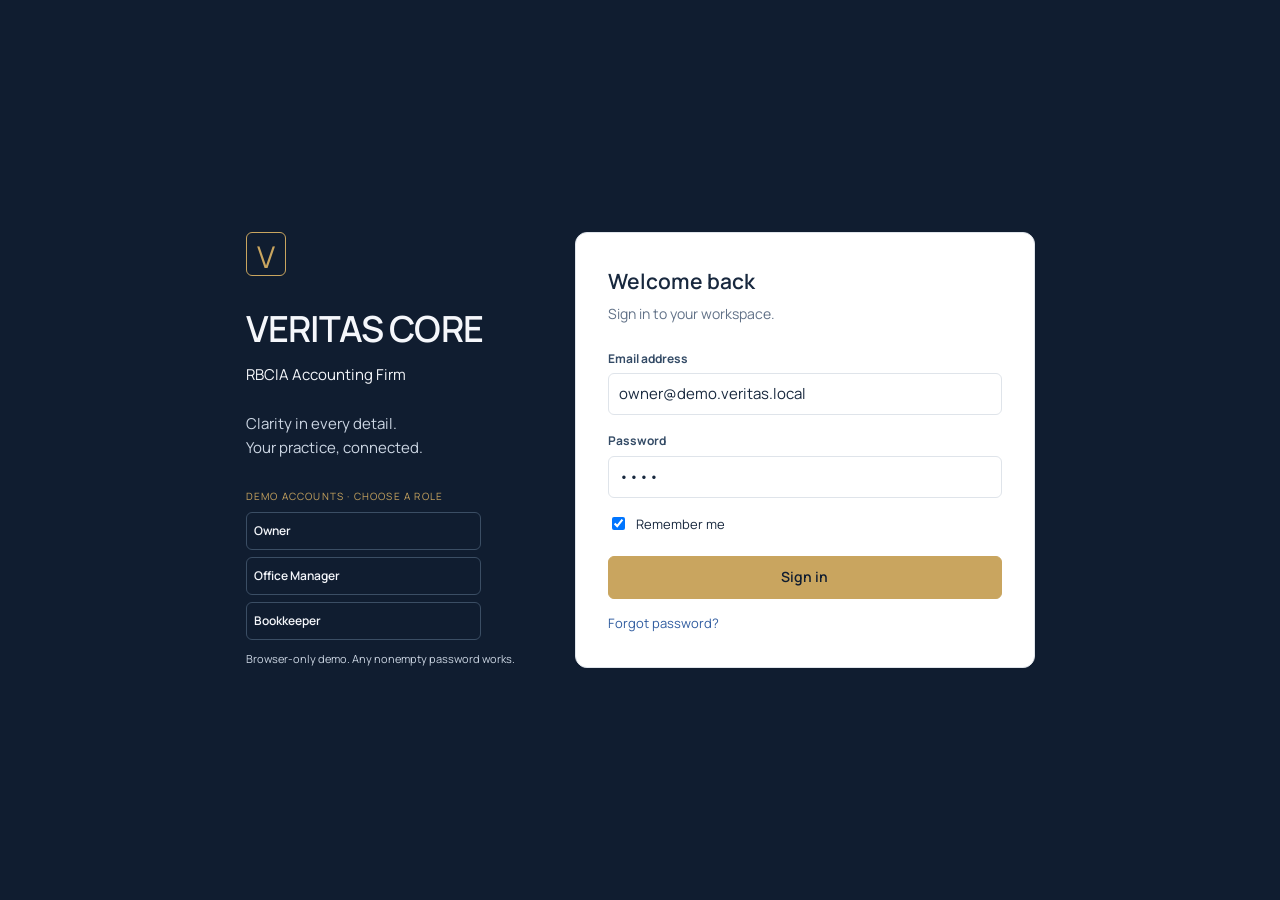
<file: veritas-core-html-demo/index.html>
<!doctype html>
<html lang="en"><head><meta charset="utf-8"><meta name="viewport" content="width=device-width,initial-scale=1"><meta name="theme-color" content="#101d30"><title>VERITAS CORE — Demo</title><link rel="stylesheet" href="css/style.css"><link rel="stylesheet" href="css/fidelity.css"></head>
<body><a class="skip" href="#main">Skip to content</a><div id="app"></div><div id="modal-root"></div><div id="toasts" aria-live="polite"></div><script src="js/data.js"></script><script src="js/app.js"></script></body></html>
</file>
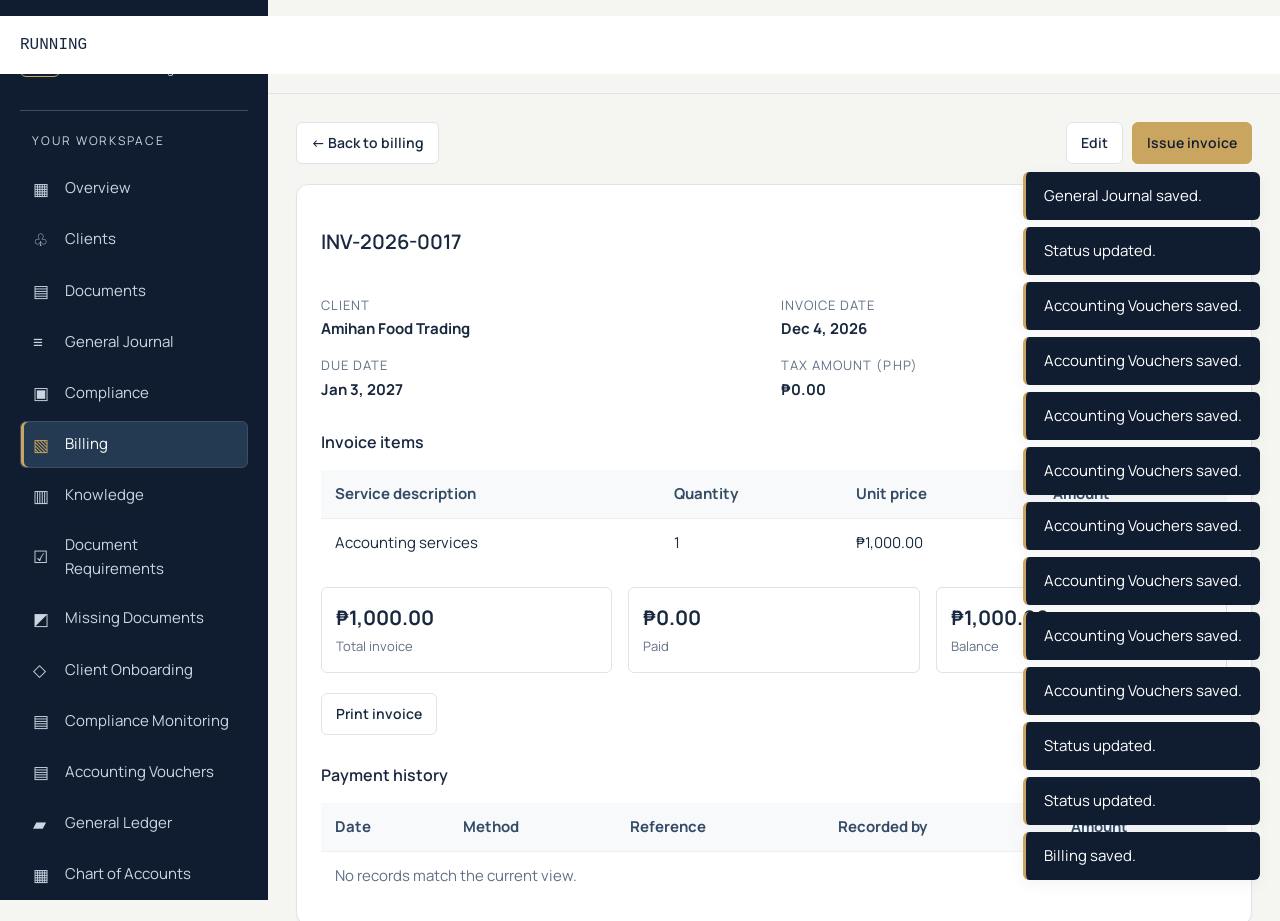
<file: veritas-core-html-demo/tests/browser-accounting-billing.html>
<!doctype html><html lang="en"><head><meta charset="utf-8"><meta name="viewport" content="width=device-width,initial-scale=1"><title>Veritas accounting and billing browser audit</title><link rel="stylesheet" href="../css/style.css"><link rel="stylesheet" href="../css/fidelity.css"><style>#audit-result{position:fixed;z-index:9999;top:0;left:0;width:100%;max-height:100vh;overflow:auto;padding:20px;background:#fff;white-space:pre-wrap;font:16px monospace}</style></head><body><div id="app"></div><div id="modal-root"></div><div id="toasts"></div><pre id="audit-result">RUNNING</pre><script>localStorage.removeItem('veritas-core-demo-v1');localStorage.setItem('veritas-core-demo-user','u3');location.hash='#/ledger'</script><script src="../js/data.js"></script><script src="../js/app.js"></script><script>
(async()=>{const results=[],pause=()=>new Promise(r=>setTimeout(r,45)),db=()=>JSON.parse(localStorage.getItem('veritas-core-demo-v1')),check=(name,pass)=>results.push({name,pass:!!pass}),go=async hash=>{location.hash=hash;await pause()},submit=async()=>{document.querySelector('#modal-form').requestSubmit();await pause()},confirm=async selector=>{document.querySelector(selector).click();await submit()};try{
document.querySelector('[data-create="ledger"]').click();document.querySelector('#f-memo').value='Browser audit service revenue';const lines=[...document.querySelectorAll('#journal-lines .line-row')];lines[0].querySelector('[name="debit"]').value='100';lines[0].querySelector('[name="credit"]').value='0';lines[1].querySelector('[name="debit"]').value='0';lines[1].querySelector('[name="credit"]').value='100';await submit();const journal=db().journals.find(j=>j.memo==='Browser audit service revenue');check('bookkeeper journal draft created',!!journal&&journal.creator==='u3'&&journal.status==='Draft');
await go(`#/ledger/${journal.id}`);await confirm(`[data-flow="submit:${journal.id}"]`);check('balanced journal submitted',db().journals.find(j=>j.id===journal.id).status==='For Review');
await go('#/vouchers');document.querySelector('[data-create="vouchers"]').click();document.querySelector('#f-description').value='Browser audit journal voucher';const voucherLines=[...document.querySelectorAll('#journal-lines .line-row')];voucherLines[0].querySelector('[name="debit"]').value='50';voucherLines[0].querySelector('[name="credit"]').value='0';voucherLines[1].querySelector('[name="debit"]').value='0';voucherLines[1].querySelector('[name="credit"]').value='50';await submit();const voucher=db().vouchers.find(v=>v.description==='Browser audit journal voucher');check('journal voucher and linked journal created',!!voucher&&voucher.type==='JV'&&!!db().journals.find(j=>j.id===voucher.journal));document.querySelector(`[data-edit="vouchers:${voucher.id}"]`).click();document.querySelector('#f-description').value='Browser audit JV edited';await submit();check('JV draft voucher edited',db().vouchers.find(v=>v.id===voucher.id).description==='Browser audit JV edited');
for(const type of ['CV','CR','CD']){await go('#/vouchers');document.querySelector('[data-create="vouchers"]').click();document.querySelector('#f-type').value=type;document.querySelector('#f-payee').value='Fictional Party';document.querySelector('#f-amount').value='50';document.querySelector('#f-cashAccount').value='a1000-c1';document.querySelector('#f-description').value=`Browser audit ${type} voucher`;if(type==='CV'){document.querySelector('#f-checkNumber').value='DEMO-CV-9001';document.querySelector('#f-checkDate').value=new Date().toISOString().slice(0,10)}const rows=[...document.querySelectorAll('#journal-lines .line-row')],receipt=type==='CR';rows[0].querySelector('[name="debit"]').value=receipt?'50':'0';rows[0].querySelector('[name="credit"]').value=receipt?'0':'50';rows[1].querySelector('[name="debit"]').value=receipt?'0':'50';rows[1].querySelector('[name="credit"]').value=receipt?'50':'0';await submit();const item=db().vouchers.find(v=>v.description===`Browser audit ${type} voucher`);check(`${type} voucher and linked journal created`,!!item&&item.type===type&&!!db().journals.find(j=>j.id===item.journal));document.querySelector(`[data-edit="vouchers:${item.id}"]`).click();document.querySelector('#f-description').value=`Browser audit ${type} edited`;await submit();check(`${type} draft voucher edited`,db().vouchers.find(v=>v.id===item.id).description===`Browser audit ${type} edited`)}
document.querySelector('[data-action="logout"]').click();await submit();document.querySelector('#email').value='manager@demo.veritas.local';document.querySelector('#password').value='demo';document.querySelector('#login-form').requestSubmit();await pause();check('manager signed in for independent review',document.querySelector('.profile-copy')?.textContent.includes('Office Manager'));
await go(`#/ledger/${journal.id}`);await confirm(`[data-flow="review:${journal.id}"]`);check('manager reviewed different creator',db().journals.find(j=>j.id===journal.id).status==='Reviewed');await confirm(`[data-flow="post:${journal.id}"]`);check('manager posted reviewed journal',db().journals.find(j=>j.id===journal.id).status==='Posted');check('posted journal edit hidden',!document.querySelector(`[data-edit="ledger:${journal.id}"]`));
await go('#/general?client=c1');document.querySelector('#general-account-form [name="account"]').value='a1000-c1';document.querySelector('#general-account-form').requestSubmit();await pause();check('posted entry visible in General Ledger',document.querySelector('#main')?.textContent.includes('Browser audit service revenue'));
await go('#/billing');document.querySelector('[data-create="billing"]').click();document.querySelector('#f-client').value='c1';document.querySelector('#invoice-items [name="price"]').value='1000';await submit();const invoice=db().invoices.at(-1);check('invoice draft with item created',invoice?.client==='c1'&&invoice.status==='Draft');await go(`#/billing/${invoice.id}`);await confirm(`[data-flow="issue:${invoice.id}"]`);check('invoice issued Open',db().invoices.find(i=>i.id===invoice.id).status==='Open');
document.querySelector(`[data-flow="payment:${invoice.id}"]`).click();document.querySelector('#f-amount').value='400';await submit();check('partial payment recorded',db().invoices.find(i=>i.id===invoice.id).payments.length===1);document.querySelector(`[data-flow="payment:${invoice.id}"]`).click();document.querySelector('#f-amount').value='700';await submit();check('overpayment rejected',db().invoices.find(i=>i.id===invoice.id).payments.length===1);document.querySelector('#f-amount').value='600';await submit();check('full payment closes balance',db().invoices.find(i=>i.id===invoice.id).payments.length===2&&document.querySelector('#main')?.textContent.includes('Paid'));
}catch(error){results.push({name:'browser exception',pass:false,error:String(error)})}const count=results.filter(x=>x.pass).length;document.querySelector('#audit-result').textContent=`${count}/${results.length} PASS\n`+results.map(x=>`${x.pass?'PASS':'FAIL'} ${x.name}${x.error?' — '+x.error:''}`).join('\n');document.body.dataset.audit=count===results.length?'PASS':'FAIL'})()
</script></body></html>
</file>
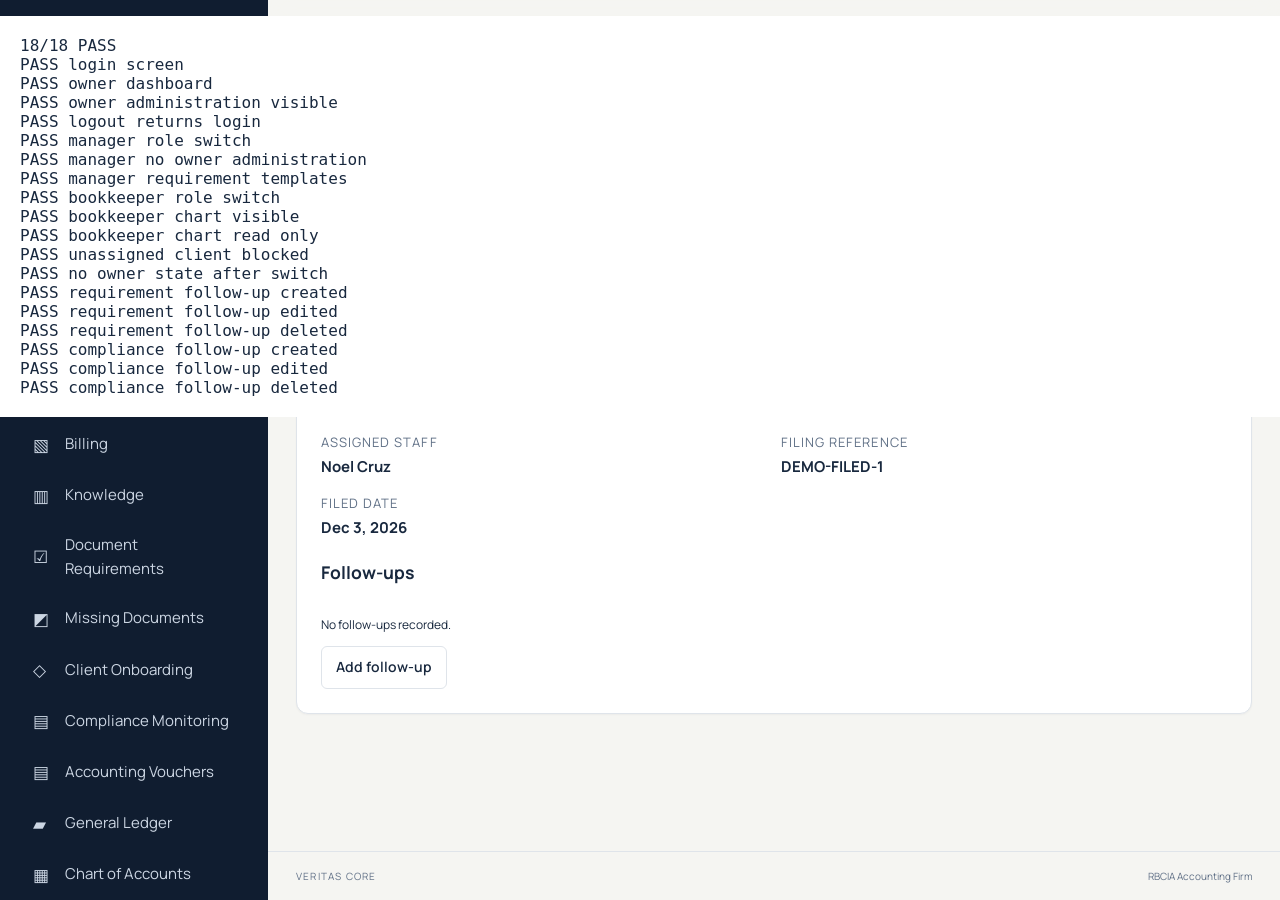
<file: veritas-core-html-demo/tests/browser-audit.html>
<!doctype html><html lang="en"><head><meta charset="utf-8"><title>Veritas browser audit</title><link rel="stylesheet" href="../css/style.css"><link rel="stylesheet" href="../css/fidelity.css"><style>#audit-result{position:fixed;z-index:9999;top:0;left:0;width:100%;max-height:100vh;overflow:auto;padding:20px;background:#fff;white-space:pre-wrap;font:16px monospace}</style></head><body><div id="app"></div><div id="modal-root"></div><div id="toasts"></div><pre id="audit-result">RUNNING</pre><script>localStorage.removeItem('veritas-core-demo-v1');localStorage.removeItem('veritas-core-demo-user');sessionStorage.removeItem('veritas-core-demo-user');location.hash='#/dashboard'</script><script src="../js/data.js"></script><script src="../js/app.js"></script><script>
(async()=>{const results=[];const wait=()=>new Promise(resolve=>setTimeout(resolve,30));const check=(name,pass)=>results.push({name,pass:!!pass});const login=async email=>{document.querySelector('#email').value=email;document.querySelector('#password').value='demo';document.querySelector('#login-form').requestSubmit();await wait()};const logout=async()=>{document.querySelector('[data-action="logout"]').click();await wait();document.querySelector('#modal-form').requestSubmit();await wait()};try{
check('login screen',!!document.querySelector('#login-form'));
await login('owner@demo.veritas.local');check('owner dashboard',!!document.querySelector('.shell')&&document.querySelector('#main')?.textContent.includes('Owner overview'));check('owner administration visible',document.querySelector('nav')?.textContent.includes('User Management')&&document.querySelector('nav')?.textContent.includes('Workspace'));await logout();check('logout returns login',!!document.querySelector('#login-form'));
await login('manager@demo.veritas.local');check('manager role switch',document.querySelector('.profile-copy')?.textContent.includes('Office Manager'));check('manager no owner administration',!document.querySelector('nav')?.textContent.includes('User Management')&&!document.querySelector('nav')?.textContent.includes('Workspace'));location.hash='#/doc-templates';await wait();check('manager requirement templates',!!document.querySelector('#new-doc-template-form'));await logout();
await login('bookkeeper@demo.veritas.local');check('bookkeeper role switch',document.querySelector('.profile-copy')?.textContent.includes('Bookkeeper'));check('bookkeeper chart visible',document.querySelector('nav')?.textContent.includes('Chart of Accounts'));location.hash='#/accounts';await wait();check('bookkeeper chart read only',!!document.querySelector('#list-client')&&!document.querySelector('[data-create="accounts"]'));location.hash='#/clients/c2';await wait();check('unassigned client blocked',document.querySelector('#main')?.textContent.includes('Record unavailable'));check('no owner state after switch',!document.querySelector('nav')?.textContent.includes('Audit Logs'));
location.hash='#/requirements/r1';await wait();document.querySelector('[data-flow="followup:requirements:r1"]').click();document.querySelector('#f-status').value='In Progress';document.querySelector('#f-assignedTo').value='u3';document.querySelector('#f-remarks').value='Browser evidence request';document.querySelector('#modal-form').requestSubmit();await wait();check('requirement follow-up created',document.querySelector('#main')?.textContent.includes('Browser evidence request'));document.querySelector('[data-flow^="edit-followup:requirements:r1:"]').click();document.querySelector('#f-status').value='Resolved';document.querySelector('#modal-form').requestSubmit();await wait();check('requirement follow-up edited',document.querySelector('#main')?.textContent.includes('Resolved'));document.querySelector('[data-flow^="delete-followup:requirements:r1:"]').click();document.querySelector('#modal-form').requestSubmit();await wait();check('requirement follow-up deleted',!document.querySelector('#main')?.textContent.includes('Browser evidence request'));
location.hash='#/compliance/co1';await wait();document.querySelector('[data-flow="followup:compliance:co1"]').click();document.querySelector('#f-assignedTo').value='u3';document.querySelector('#f-followUpDate').value='2026-10-20';document.querySelector('#f-remarks').value='Browser filing reminder';document.querySelector('#modal-form').requestSubmit();await wait();check('compliance follow-up created',document.querySelector('#main')?.textContent.includes('Browser filing reminder'));document.querySelector('[data-flow^="edit-followup:compliance:co1:"]').click();document.querySelector('#f-status').value='Resolved';document.querySelector('#modal-form').requestSubmit();await wait();check('compliance follow-up edited',document.querySelector('#main')?.textContent.includes('Resolved'));document.querySelector('[data-flow^="delete-followup:compliance:co1:"]').click();document.querySelector('#modal-form').requestSubmit();await wait();check('compliance follow-up deleted',!document.querySelector('#main')?.textContent.includes('Browser filing reminder'));
}catch(error){results.push({name:'browser exception',pass:false,error:String(error)})}const passed=results.filter(x=>x.pass).length;document.querySelector('#audit-result').textContent=`${passed}/${results.length} PASS\n`+results.map(x=>`${x.pass?'PASS':'FAIL'} ${x.name}${x.error?' — '+x.error:''}`).join('\n');document.body.dataset.audit=results.every(x=>x.pass)?'PASS':'FAIL';window.__auditDone=true})()
</script></body></html>
</file>
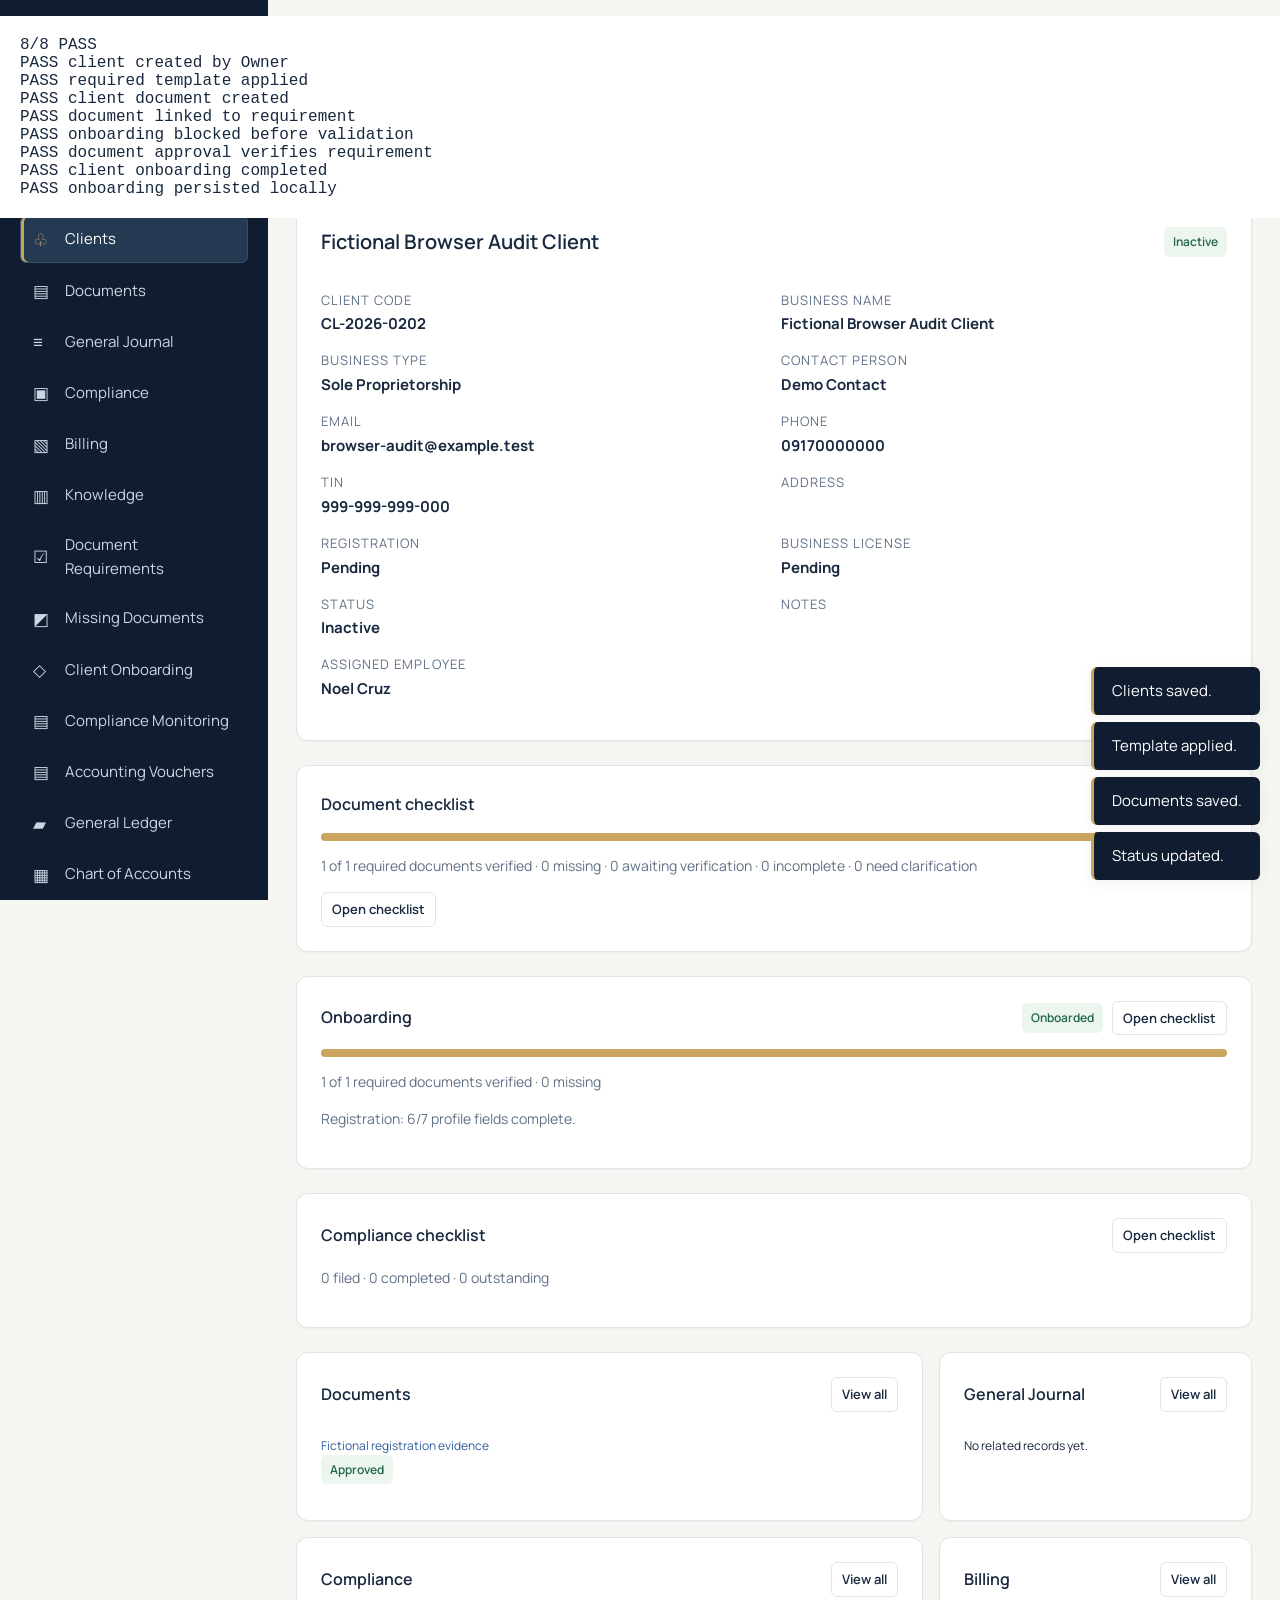
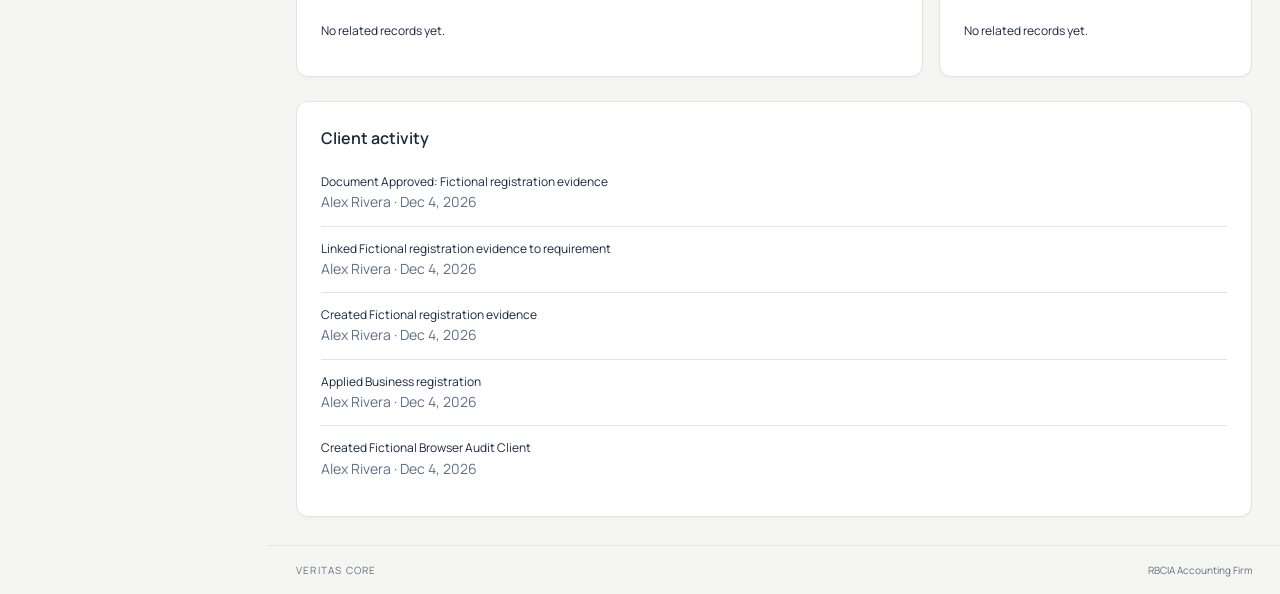
<file: veritas-core-html-demo/tests/browser-onboarding.html>
<!doctype html><html lang="en"><head><meta charset="utf-8"><meta name="viewport" content="width=device-width,initial-scale=1"><title>Veritas onboarding browser audit</title><link rel="stylesheet" href="../css/style.css"><link rel="stylesheet" href="../css/fidelity.css"><style>#audit-result{position:fixed;z-index:9999;top:0;left:0;width:100%;max-height:100vh;overflow:auto;padding:20px;background:#fff;white-space:pre-wrap;font:16px monospace}</style></head><body><div id="app"></div><div id="modal-root"></div><div id="toasts"></div><pre id="audit-result">RUNNING</pre><script>localStorage.removeItem('veritas-core-demo-v1');localStorage.setItem('veritas-core-demo-user','u1');location.hash='#/clients'</script><script src="../js/data.js"></script><script src="../js/app.js"></script><script>
(async()=>{const results=[],pause=()=>new Promise(r=>setTimeout(r,45)),db=()=>JSON.parse(localStorage.getItem('veritas-core-demo-v1')),check=(name,pass)=>results.push({name,pass:!!pass}),go=async hash=>{location.hash=hash;await pause()},submit=async()=>{document.querySelector('#modal-form').requestSubmit();await pause()};try{
document.querySelector('[data-create="clients"]').click();for(const [name,value] of Object.entries({name:'Fictional Browser Audit Client',contact:'Demo Contact',email:'browser-audit@example.test',phone:'09170000000',tin:'999-999-999-000'}))document.querySelector(`#f-${name}`).value=value;await submit();const client=db().clients.find(c=>c.name==='Fictional Browser Audit Client');check('client created by Owner',!!client&&client.onboardedAt===null);
await go('#/doc-templates');const apply=document.querySelector('.template-apply-form');apply.querySelector('[name="client"]').value=client.id;apply.requestSubmit();await pause();const requirement=db().requirements.find(r=>r.client===client.id);check('required template applied',!!requirement&&requirement.required&&requirement.status==='Missing');
await go('#/documents');document.querySelector('[data-create="documents"]').click();document.querySelector('#f-client').value=client.id;document.querySelector('#f-title').value='Fictional registration evidence';await submit();const doc=db().documents.find(d=>d.client===client.id);check('client document created',!!doc&&doc.status==='Submitted');
await go(`#/requirements/${requirement.id}`);document.querySelector(`[data-flow="link-doc:${requirement.id}"]`).click();document.querySelector('#f-document').value=doc.id;await submit();check('document linked to requirement',db().requirements.find(r=>r.id===requirement.id).linkedDocuments.includes(doc.id));
await go(`#/clients/${client.id}`);check('onboarding blocked before validation',!document.querySelector(`[data-flow="activate:${client.id}"]`));await go(`#/documents/${doc.id}`);document.querySelector(`[data-flow="validate-doc:${doc.id}"]`).click();document.querySelector('#f-status').value='Approved';await submit();check('document approval verifies requirement',db().requirements.find(r=>r.id===requirement.id).status==='Verified');
await go(`#/clients/${client.id}`);document.querySelector(`[data-flow="activate:${client.id}"]`).click();await submit();const completed=db().clients.find(c=>c.id===client.id);check('client onboarding completed',!!completed.onboardedAt&&completed.status==='Inactive');check('onboarding persisted locally',!!JSON.parse(localStorage.getItem('veritas-core-demo-v1')).clients.find(c=>c.id===client.id).onboardedAt);
}catch(error){results.push({name:'browser exception',pass:false,error:String(error)})}const count=results.filter(x=>x.pass).length;document.querySelector('#audit-result').textContent=`${count}/${results.length} PASS\n`+results.map(x=>`${x.pass?'PASS':'FAIL'} ${x.name}${x.error?' — '+x.error:''}`).join('\n');document.body.dataset.audit=count===results.length?'PASS':'FAIL'})()
</script></body></html>
</file>
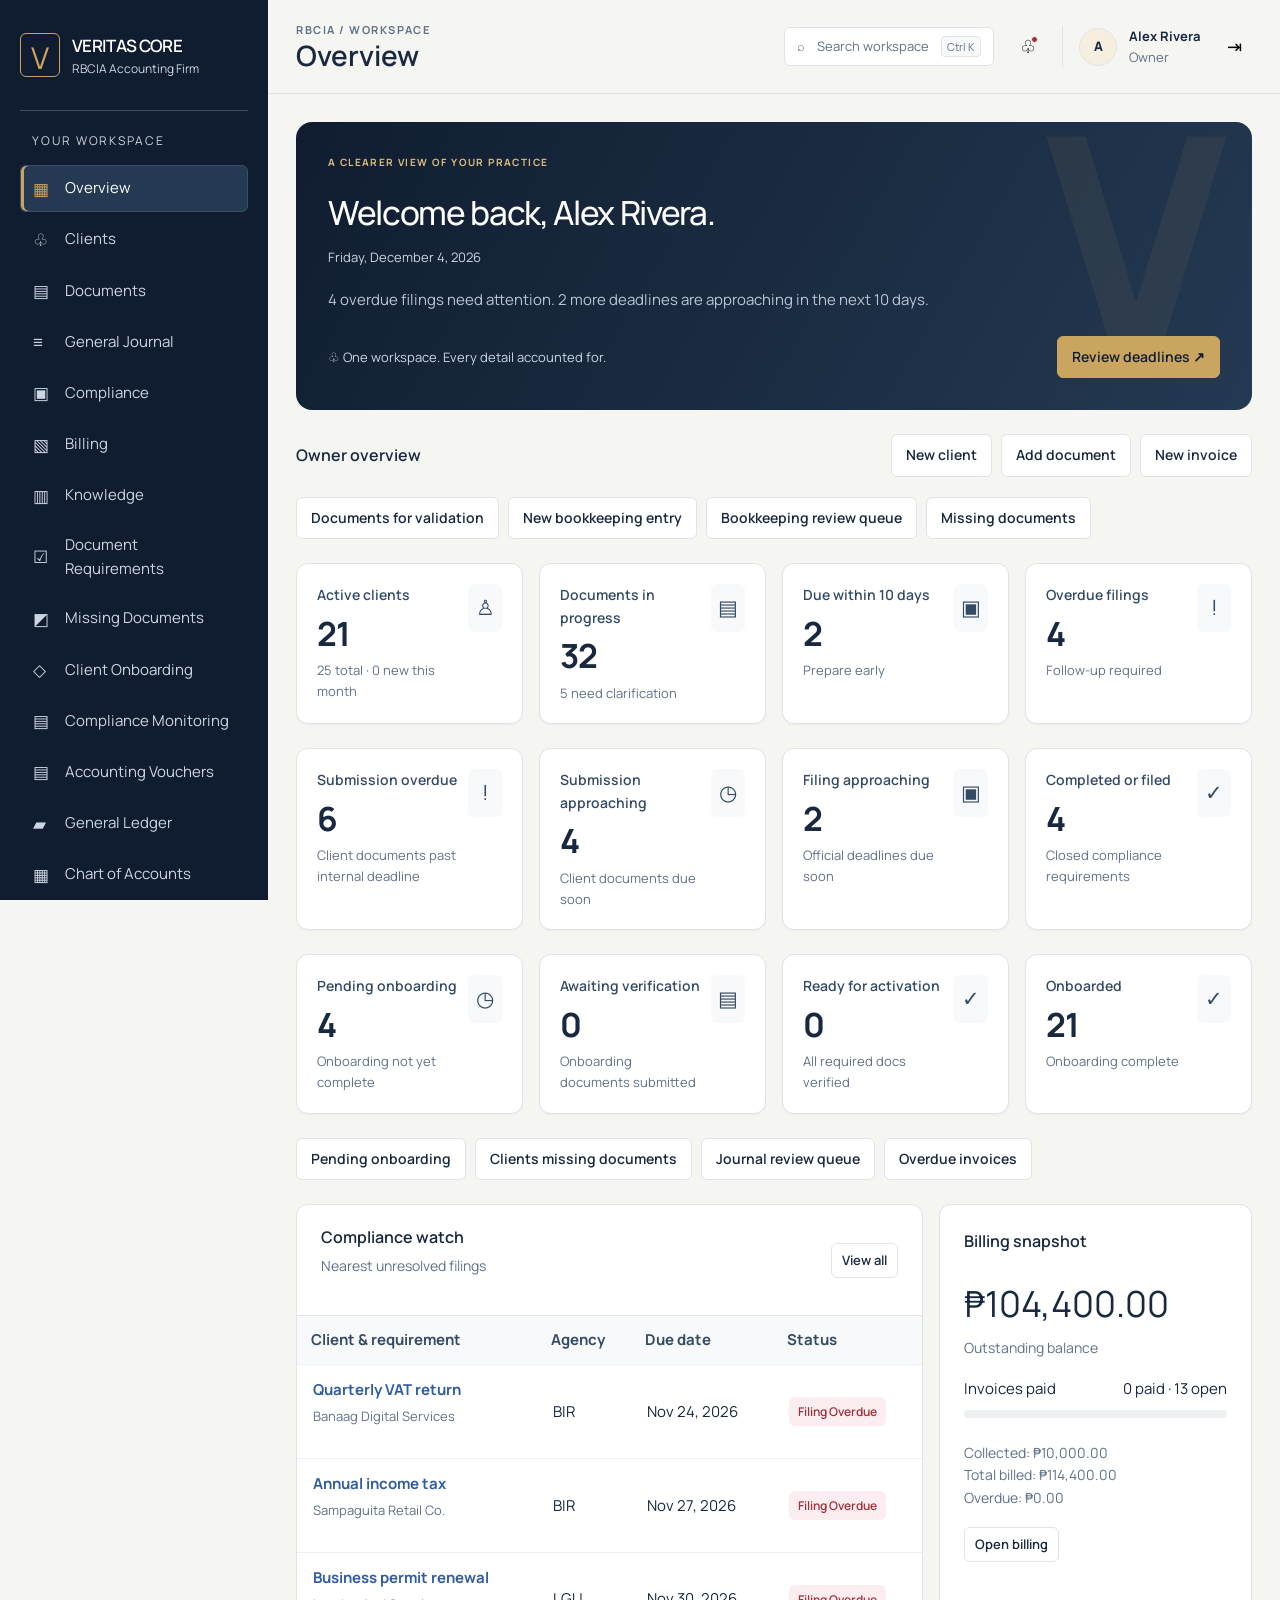
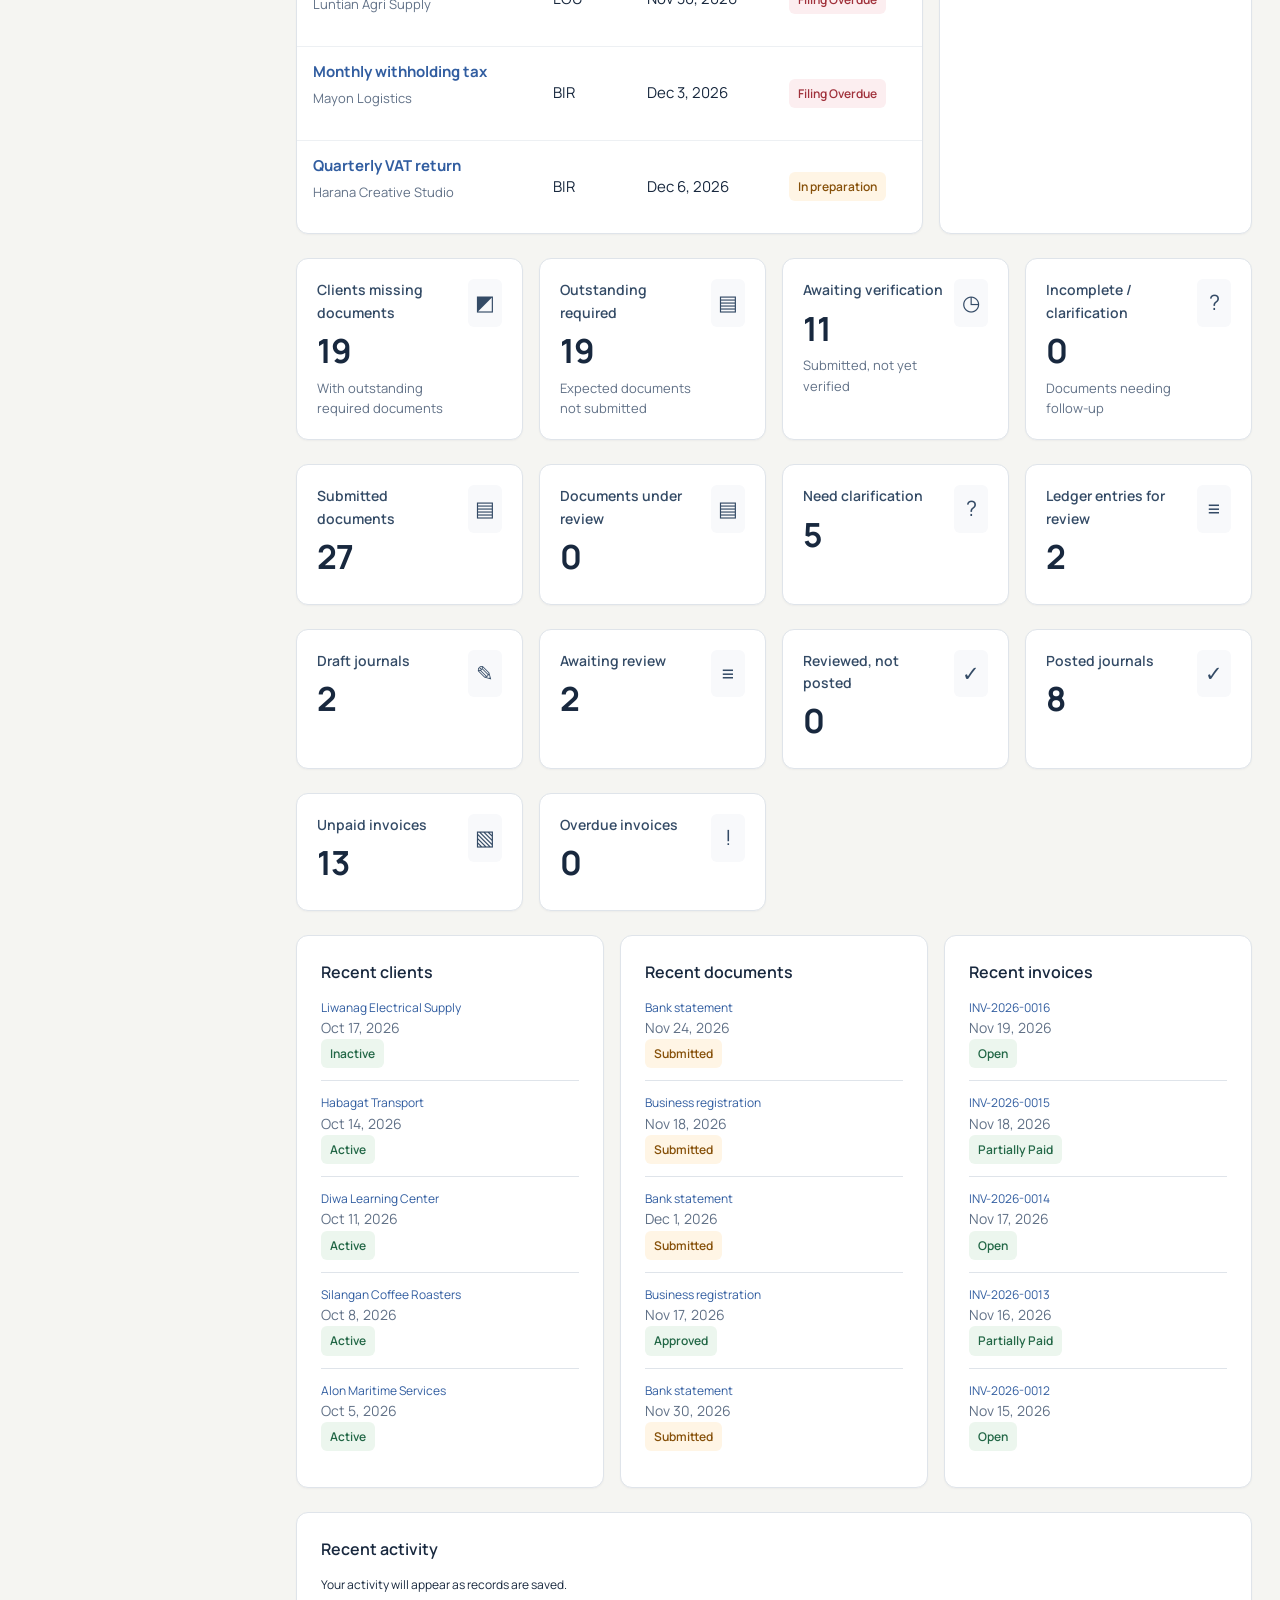
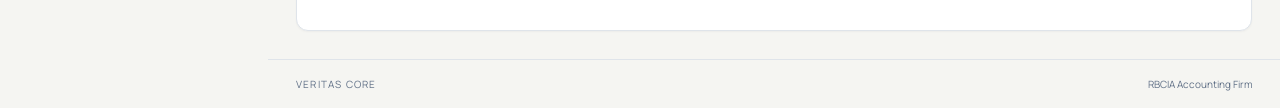
<file: veritas-core-html-demo/tests/browser-smoke.html>
<!doctype html><html lang="en"><head><meta charset="utf-8"><meta name="viewport" content="width=device-width,initial-scale=1"><title>Browser smoke preview</title><link rel="stylesheet" href="../css/style.css"><link rel="stylesheet" href="../css/fidelity.css"></head><body><div id="app"></div><div id="modal-root"></div><div id="toasts"></div><script>localStorage.removeItem('veritas-core-demo-v1');localStorage.setItem('veritas-core-demo-user','u1');location.hash='#/'+(new URLSearchParams(location.search).get('page')||'dashboard');</script><script src="../js/data.js"></script><script src="../js/app.js"></script></body></html>
</file>
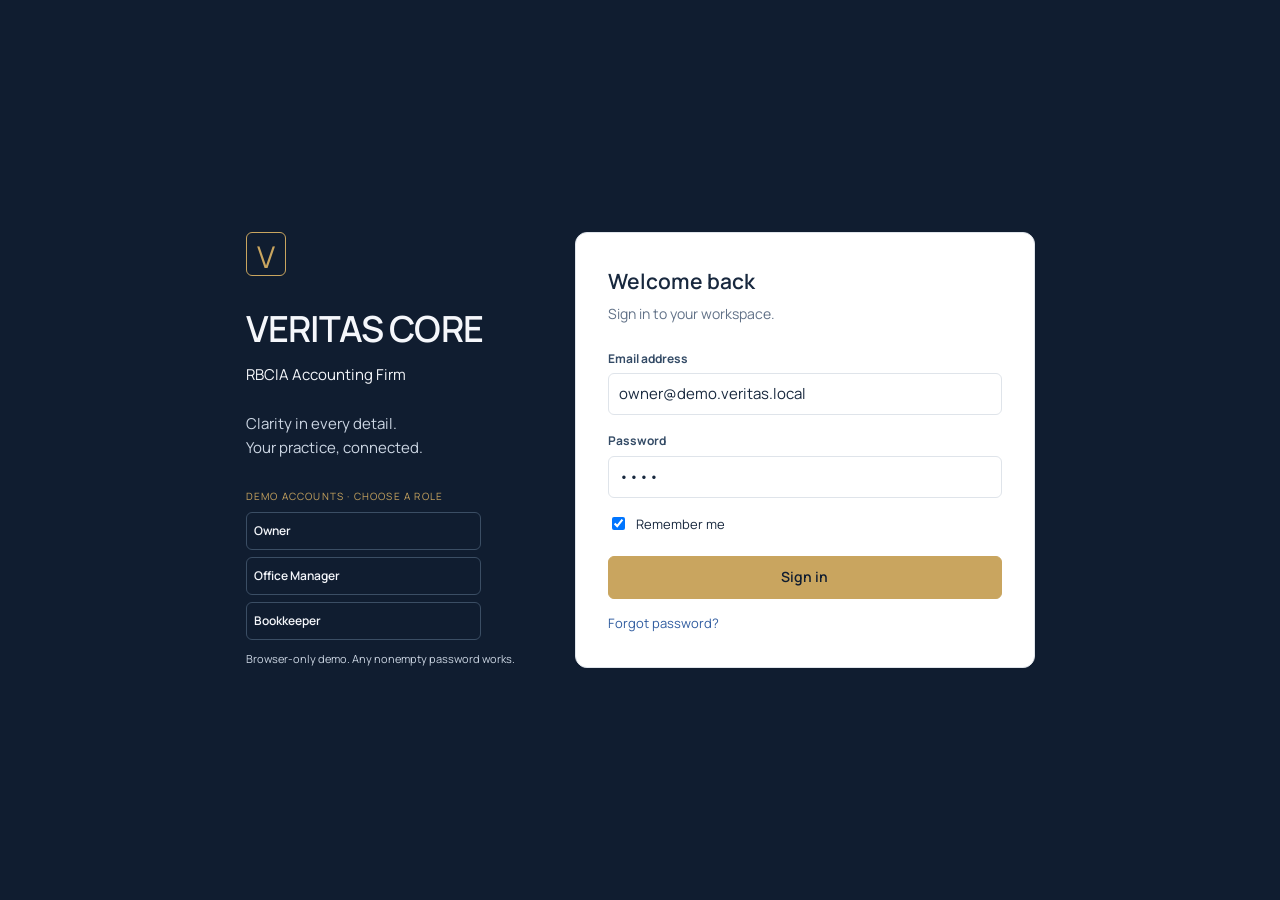
<file: veritas-core-html-demo/tests/login-smoke.html>
<!doctype html><html lang="en"><head><meta charset="utf-8"><meta name="viewport" content="width=device-width,initial-scale=1"><title>Login visual check</title><link rel="stylesheet" href="../css/style.css"><link rel="stylesheet" href="../css/fidelity.css"></head><body><div id="app"></div><div id="modal-root"></div><div id="toasts"></div><script>localStorage.removeItem('veritas-core-demo-user');sessionStorage.removeItem('veritas-core-demo-user')</script><script src="../js/data.js"></script><script src="../js/app.js"></script></body></html>
</file>
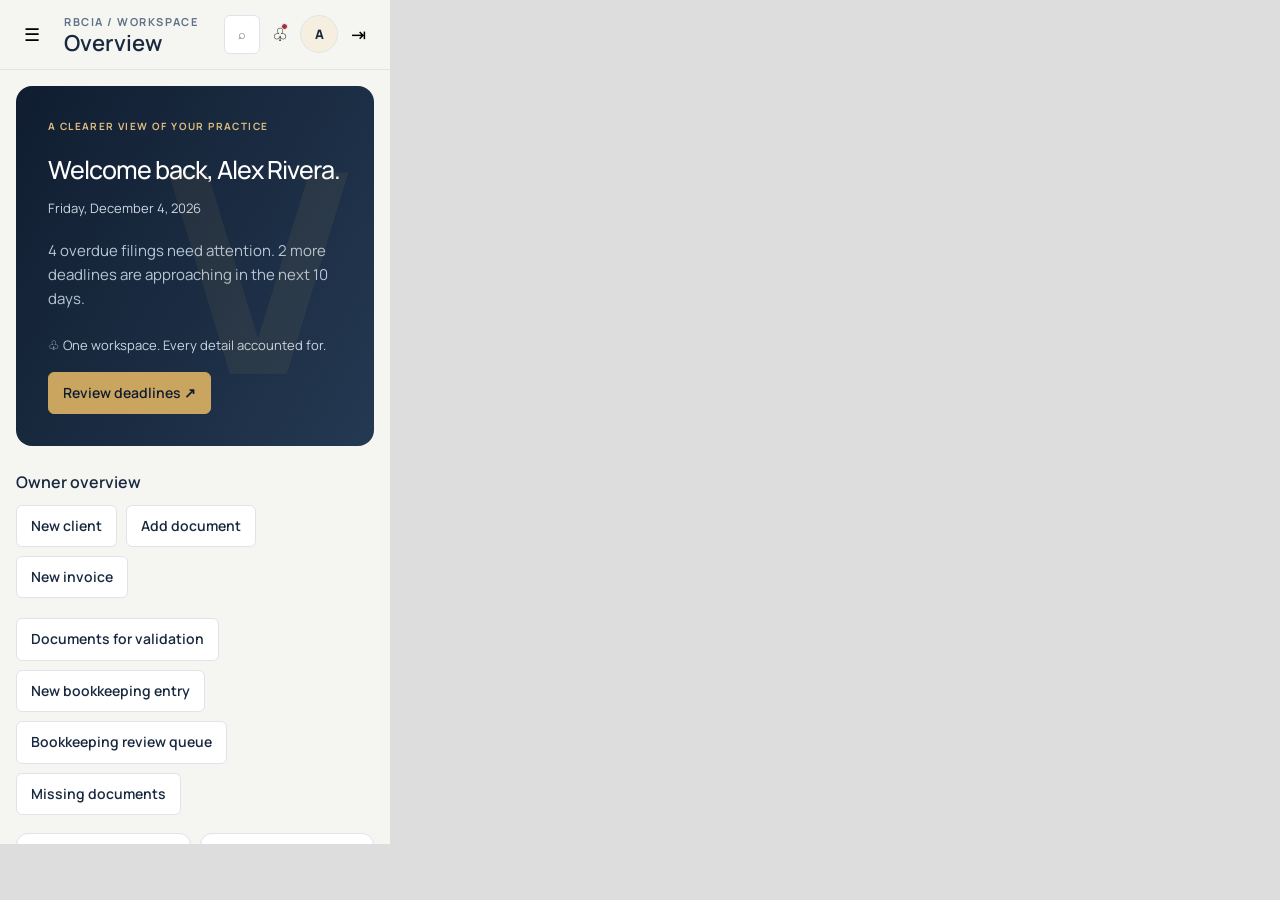
<file: veritas-core-html-demo/tests/mobile-smoke.html>
<!doctype html><html lang="en"><head><meta charset="utf-8"><title>390px iframe preview</title><style>body{margin:0;background:#ddd}iframe{width:390px;height:844px;border:0;display:block}</style></head><body><iframe src="browser-smoke.html" title="390 pixel mobile preview"></iframe></body></html>
</file>
<file: veritas-core-html-demo/css/style.css>
@import url('https://fonts.googleapis.com/css2?family=Manrope:wght@400;500;600;700;800&display=swap');
:root{--ink:#101d30;--ink2:#18283e;--ink3:#344b66;--muted:#617187;--gold:#c9a55f;--paper:#f5f5f2;--line:#dfe4ea;--white:#fff;--success:#226746;--warning:#865009;--danger:#a0313b;--shadow:0 4px 16px #101d300d}*{box-sizing:border-box}body{margin:0;background:var(--paper);color:var(--ink2);font:14px/1.6 Manrope,'Segoe UI',sans-serif}button,input,select,textarea{font:inherit}button{cursor:pointer}a{color:#315da0;text-decoration:none}a:hover{text-decoration:underline}:focus-visible{outline:3px solid var(--gold);outline-offset:2px}.skip{position:absolute;top:-50px;left:10px;z-index:999;background:var(--ink);color:white;padding:8px}.skip:focus{top:10px}.shell{min-height:100vh}.sidebar{position:fixed;inset:0 auto 0 0;width:268px;background:var(--ink);color:#f5f7fb;padding:30px 20px;overflow-y:auto;z-index:50}.brand{display:flex;align-items:center;gap:12px;color:white;border-bottom:1px solid #3b4e64;padding:0 0 30px}.brand:hover{text-decoration:none}.brandmark{display:grid;place-items:center;width:40px;height:44px;border:1px solid var(--gold);border-radius:6px;color:var(--gold);font-size:30px}.brand strong{display:block;font-size:17px;letter-spacing:-.04em}.brand small{display:block;color:#b9c6d6;font-size:10px}.nav-label{font-size:10px;letter-spacing:.16em;color:#b9c6d6;margin:26px 12px 10px}.nav-item{display:block;padding:9px 12px;border:1px solid transparent;border-radius:6px;color:#b9c6d6;font-size:13px;margin:2px 0}.nav-item:hover,.nav-item.active{background:#243952;color:white;text-decoration:none}.nav-item.active{border-color:#3b4e64;box-shadow:inset 3px 0 var(--gold)}.nav-item span{display:inline-block;width:23px;color:var(--gold)}.nav-divider{border-top:1px solid #3b4e64;margin:20px 0}.main-area{margin-left:268px;min-height:100vh;display:flex;flex-direction:column}.topbar{min-height:84px;position:sticky;top:0;z-index:30;background:#f5f5f2ee;backdrop-filter:blur(12px);border-bottom:1px solid var(--line);display:flex;align-items:center;justify-content:space-between;gap:16px;padding:14px 28px}.topbar h1{font-size:25px;font-weight:600;margin:0;line-height:1.2}.eyebrow{font-size:10px;letter-spacing:.14em;color:var(--muted);font-weight:700;text-transform:uppercase}.toptools,.actions,.toolbar{display:flex;align-items:center;gap:9px;flex-wrap:wrap}.content{padding:28px;max-width:1600px;width:100%;margin:0 auto;flex:1}.footer{border-top:1px solid var(--line);padding:18px 28px;display:flex;justify-content:space-between;color:var(--muted);font-size:11px}.btn{border:1px solid var(--line);background:white;color:var(--ink2);border-radius:6px;padding:8px 13px;font-weight:700;font-size:12px;display:inline-flex;align-items:center;justify-content:center;gap:6px;min-height:36px}.btn:hover{background:#f8f9fb;text-decoration:none;border-color:#b9c6d6}.btn-primary{background:var(--ink);color:white;border-color:var(--ink)}.btn-primary:hover{background:#243952;color:white}.btn-gold{background:var(--gold);border-color:var(--gold);color:var(--ink)}.btn-danger{color:var(--danger);border-color:#edc6cc}.btn:disabled{opacity:.5;cursor:not-allowed}.btn-sm{padding:5px 9px;min-height:30px}.icon-btn{border:1px solid var(--line);border-radius:6px;background:white;min-width:36px;height:36px}.menu-toggle{display:none}.profile{display:flex;align-items:center;gap:9px}.avatar{width:36px;height:36px;border-radius:50%;background:#f6efdf;border:1px solid var(--line);display:grid;place-items:center;font-weight:800}.profile small{display:block;color:var(--muted);font-size:10px}.panel{background:white;border:1px solid var(--line);border-radius:12px;box-shadow:var(--shadow);overflow:hidden}.pad{padding:22px}.hero{background:var(--ink);color:white;border-radius:14px;padding:28px 32px;margin-bottom:24px;position:relative;overflow:hidden}.hero:after{content:'V';position:absolute;right:4%;top:-42px;font-size:220px;color:#ffffff09;font-weight:800}.hero .eyebrow{color:var(--gold)}.hero h2{font-size:30px;font-weight:600;letter-spacing:-.04em;margin:4px 0}.hero p{color:#b9c6d6;margin:8px 0 20px}.hero .btn{position:relative;z-index:1}.toolbar{justify-content:space-between;margin:0 0 16px}.section-title{font-size:16px;font-weight:700;margin:0}.subtext{color:var(--muted);font-size:12px}.grid{display:grid;gap:16px}.stats{grid-template-columns:repeat(4,minmax(0,1fr));margin-bottom:20px}.two{grid-template-columns:minmax(0,2fr) minmax(260px,1fr)}.three{grid-template-columns:repeat(3,minmax(0,1fr))}.stat{padding:18px}.stat-label{color:var(--muted);font-size:11px}.stat-value{font-size:27px;line-height:1.25;letter-spacing:-.04em;margin:6px 0;font-weight:700}.stat a{font-size:11px}.panel-head{display:flex;align-items:center;justify-content:space-between;gap:12px;padding:17px 20px;border-bottom:1px solid var(--line)}.table-wrap{overflow-x:auto}.table{width:100%;border-collapse:collapse}.table th,.table td{text-align:left;padding:11px 14px;border-bottom:1px solid #edf0f3;vertical-align:middle}.table th{font-size:10px;text-transform:uppercase;letter-spacing:.09em;color:var(--muted);background:#f8f9fb}.table tr:last-child td{border-bottom:0}.table td{font-size:12px}.table td.actions-cell{white-space:nowrap}.table a{font-weight:700}.badge{display:inline-block;border-radius:100px;padding:3px 9px;font-size:10px;font-weight:800;white-space:nowrap;background:#edf3fc;color:#315da0}.badge.good{background:#ecf6ee;color:var(--success)}.badge.warn{background:#fff5e5;color:var(--warning)}.badge.bad{background:#fceef0;color:var(--danger)}.filters{display:flex;gap:10px;flex-wrap:wrap;padding:16px 20px;border-bottom:1px solid var(--line)}.field{display:flex;flex-direction:column;gap:5px;min-width:150px}.field label{font-size:11px;color:var(--ink3);font-weight:700}.input,select,textarea{border:1px solid var(--line);border-radius:6px;background:white;padding:8px 10px;color:var(--ink2);min-height:37px;max-width:100%}.filters .input{min-width:220px}.form-grid{display:grid;grid-template-columns:repeat(2,minmax(0,1fr));gap:14px}.form-grid .wide{grid-column:1/-1}textarea{min-height:90px;resize:vertical}.form-actions{display:flex;justify-content:flex-end;gap:8px;margin-top:22px}.modal-backdrop{position:fixed;inset:0;background:#101d3085;z-index:90;display:grid;place-items:center;padding:15px}.modal{background:white;border-radius:12px;box-shadow:0 24px 70px #101d3038;width:min(760px,100%);max-height:94vh;display:flex;flex-direction:column}.modal.small{width:min(470px,100%)}.modal header{display:flex;justify-content:space-between;align-items:center;padding:18px 22px;border-bottom:1px solid var(--line)}.modal header h2{font-size:18px;margin:0}.modal .body{padding:22px;overflow:auto}.modal footer{padding:12px 22px;border-top:1px solid var(--line);display:flex;justify-content:flex-end;gap:8px}.notice{padding:11px 14px;border-radius:6px;background:#edf3fc;color:#315da0;margin-bottom:14px}.notice.warn{background:#fff5e5;color:#865009}.notice.bad{background:#fceef0;color:#a0313b}.empty{text-align:center;padding:34px;color:var(--muted)}.pagination{padding:12px 20px;display:flex;justify-content:space-between;align-items:center;gap:8px;flex-wrap:wrap}.pagination .actions{margin-left:auto}.timeline{list-style:none;margin:0;padding:0}.timeline li{padding:12px 0;border-bottom:1px solid var(--line);font-size:12px}.timeline li:last-child{border:0}.timeline strong{display:block}.progress{height:8px;background:#edf0f3;border-radius:10px;overflow:hidden}.progress>span{display:block;height:100%;background:var(--gold)}.detail-grid{display:grid;grid-template-columns:repeat(2,minmax(0,1fr));gap:14px}.detail-grid dt{font-size:10px;text-transform:uppercase;letter-spacing:.08em;color:var(--muted)}.detail-grid dd{margin:2px 0 0;font-weight:700}.tabs{display:flex;gap:6px;flex-wrap:wrap;margin:0 0 16px}.tabs .btn.active{background:var(--ink);color:white}.login-wrap{min-height:100vh;display:grid;grid-template-columns:1fr 1fr}.login-brand{background:var(--ink);color:white;padding:8vw;display:flex;flex-direction:column;justify-content:center}.login-brand h1{font-size:45px;letter-spacing:-.06em;margin:0}.login-brand p{color:#b9c6d6;max-width:430px}.login-panel{display:grid;place-items:center;padding:30px}.login-card{width:min(420px,100%)}.login-card h2{font-size:26px;margin:0 0 6px}.login-card .field{margin:18px 0}.login-card .btn{width:100%}.demo-roles{display:grid;grid-template-columns:repeat(3,1fr);gap:7px;margin-top:25px}.demo-roles button{font-size:11px;padding:7px}.toasts{position:fixed;right:20px;bottom:20px;z-index:120}.toast{padding:12px 18px;background:var(--ink);color:white;border-left:3px solid var(--gold);border-radius:6px;box-shadow:var(--shadow);margin-top:7px}.mobile-overlay{display:none}.split-note{display:flex;justify-content:space-between;gap:12px}.lines{display:grid;gap:9px}.line-row{display:grid;grid-template-columns:1.5fr 1fr 1fr auto;gap:8px;align-items:end}.money{text-align:right;white-space:nowrap}.report-tabs{margin-bottom:16px}.print-head{display:none}@media(max-width:1100px){.stats{grid-template-columns:repeat(2,minmax(0,1fr))}.three{grid-template-columns:repeat(2,minmax(0,1fr))}}@media(max-width:780px){.sidebar{transform:translateX(-100%);transition:transform .2s}.sidebar.open{transform:none}.mobile-overlay.show{display:block;position:fixed;inset:0;background:#101d3077;z-index:40}.main-area{margin-left:0}.menu-toggle{display:block}.topbar{padding:12px 16px;min-height:70px}.topbar h1{font-size:19px}.toptools .search-label,.profile small,.profile strong{display:none}.content{padding:16px}.two,.three{grid-template-columns:1fr}.hero{padding:22px}.hero h2{font-size:24px}.footer{padding:15px}.form-grid,.detail-grid{grid-template-columns:1fr}}@media(max-width:480px){.stats{grid-template-columns:1fr 1fr;gap:9px}.stat{padding:13px}.stat-value{font-size:21px}.toolbar{align-items:flex-start}.login-wrap{grid-template-columns:1fr}.login-brand{padding:35px}.login-brand h1{font-size:32px}.login-panel{padding:24px}.demo-roles{grid-template-columns:1fr}.line-row{grid-template-columns:1fr 1fr}.line-row .field:first-child{grid-column:1/-1}}@media print{body{background:white}.sidebar,.topbar,.footer,.actions,.filters,.pagination,.btn,.tabs,.mobile-overlay{display:none!important}.main-area{margin:0}.content{padding:0}.panel{box-shadow:none;border:0}.print-head{display:block}.table th,.table td{font-size:10px}.hero{color:black;background:white;padding:0}.hero p{color:black}}
:root{--mobile-gutter:16px}
@media(max-width:480px){html,body,#app,.shell,.main-area{max-width:100%;overflow-x:hidden}.topbar{width:100%;min-width:0}.topbar>.actions{flex:1 1 auto;min-width:0;flex-wrap:nowrap}.topbar>.actions>div{min-width:0}.topbar .eyebrow{white-space:nowrap;overflow:hidden;text-overflow:ellipsis}.toptools{flex:0 0 auto;flex-wrap:nowrap;gap:5px}.toptools .btn[data-action="search"]{width:34px;min-width:34px;padding:0;font-size:0}.toptools kbd{display:none}.toptools .btn[data-action="search"]:after{content:'⌕';font-size:18px}.toptools .profile{padding:0;width:36px;min-width:36px;height:36px;border-radius:50%;overflow:hidden;gap:0}.toptools .profile>.avatar{width:34px;height:34px;flex-shrink:0}.toptools .profile>span:last-child{display:none}.toolbar>.actions{width:100%;justify-content:flex-start}.hero,.panel{max-width:100%}}
</file>
<file: veritas-core-html-demo/css/fidelity.css>
/* Layout and component refinements taken from the local Veritas Core Blade/CSS system. */
:root{--ink-950:#101d30;--ink-900:#18283e;--ink-800:#243952;--ink-700:#344b66;--ink-500:#4d6078;--brand:#c9a55f;--brand-hover:#ddbd7f;--brand-soft:#f6efdf;--surface:#f8f9fb;--on-dark:#f5f7fb;--muted-dark:#ccd6e3;--dark-line:#3b4e64}
body{font-size:15px}.sidebar{padding:32px 20px 24px;display:flex;flex-direction:column}.brand{padding-bottom:32px}.brandmark{width:40px;height:44px;font-size:30px;border:1px solid var(--brand);color:var(--brand);flex:0 0 auto}.brand strong{font-size:17px;font-weight:600}.brand small{font-size:12px;color:var(--muted-dark)}.nav-label{font-size:12px;color:var(--muted-dark);margin:20px 12px 12px}.nav-item{font-size:15px;color:var(--muted-dark);padding:9px 12px;display:flex;align-items:center;gap:12px;margin-bottom:4px}.nav-item span{width:20px;flex:0 0 20px;color:var(--muted-dark);font-size:17px}.nav-item.active span{color:var(--brand)}.nav-divider{margin:12px 0}.topbar{min-height:94px;padding:20px 28px}.topbar-heading,.topbar-tools{display:flex;align-items:center;gap:16px}.topbar h1{font-size:28px;font-weight:600}.topbar .eyebrow{font-size:11px}.topbar-tools{flex-wrap:nowrap}.search-trigger{display:flex;align-items:center;gap:12px;background:white;border:1px solid var(--line);border-radius:6px;padding:8px 12px;color:var(--muted);font-size:13px;white-space:nowrap}.search-trigger:hover{border-color:var(--brand);color:var(--ink)}.search-trigger kbd{font:11px Manrope,'Segoe UI',sans-serif;padding:2px 5px;border:1px solid var(--line);border-radius:4px;background:var(--surface)}.topbar .icon-btn{background:transparent;border-color:transparent;font-size:18px;position:relative}.topbar .icon-btn:hover{background:white;border-color:var(--line)}.notification-wrap{position:relative}.notification-dot{position:absolute;right:7px;top:6px;width:7px;height:7px;background:var(--danger);border:1px solid var(--paper);border-radius:50%}.notification-panel{position:absolute;top:48px;right:0;width:360px;max-height:70vh;overflow-y:auto;background:white;border:1px solid var(--line);border-radius:12px;box-shadow:0 12px 32px #101d301a;z-index:60}.notification-panel[hidden]{display:none}.notification-item{display:flex;gap:12px;border-top:1px solid var(--line);padding:14px 16px;color:var(--ink2);font-size:13px}.notification-item:first-child{border-top:0}.notification-item:hover{background:var(--surface);text-decoration:none}.notification-item.is-unread{border-left:3px solid var(--brand)}.notification-item strong{font-weight:600}.notification-item small{display:block;color:var(--muted);font-size:11px}.profile-button{display:flex;align-items:center;gap:12px;padding-left:16px;border-left:1px solid var(--line);color:var(--ink2);text-decoration:none;white-space:nowrap}.profile-button:hover{text-decoration:none}.profile-copy strong,.profile-copy span{display:block;font-size:13px}.profile-copy span{color:var(--muted)}.avatar{width:38px;height:38px;flex:0 0 38px;font-size:13px}.content{padding:28px}.footer{padding:16px 28px;font-size:10px}.footer span:first-child{letter-spacing:.12em}.hero{background:linear-gradient(120deg,#101d30,#243952);padding:32px;border-radius:16px;margin-bottom:24px}.hero:after{font-size:280px;right:24px;top:auto;bottom:-45px;color:var(--brand);opacity:.08}.hero .eyebrow{color:var(--brand-hover);margin-bottom:16px}.hero h2{font-size:clamp(25px,2.6vw,36px);font-weight:500;margin:0 0 8px}.hero p{font-size:15px;margin:20px 0 0;max-width:70ch}.hero .hero-date{font-size:13px;color:var(--muted-dark)}.hero-bottom{display:flex;justify-content:space-between;align-items:center;gap:16px;flex-wrap:wrap;margin-top:24px}.hero-note{color:var(--muted-dark);font-size:13px}.toolbar{margin-bottom:20px}.toolbar-copy{font-size:14px;color:var(--muted);margin:0}.section-title{font-size:16px;font-weight:600}.subtext{font-size:14px;color:var(--muted)}.panel{box-shadow:0 1px 2px #101d300a}.pad{padding:24px}.panel-head{padding:20px 24px}.stat{padding:20px}.stat-label{font-size:14px;font-weight:600;color:var(--ink3)}.stat-value{font-size:clamp(28px,2.6vw,36px);font-weight:700}.stat a,.stat-note{font-size:13px;color:var(--muted)}.btn{font-size:14px;font-weight:600;padding:9px 14px;min-height:38px}.btn-sm{font-size:13px;padding:6px 10px;min-height:31px}.btn-primary,.btn-gold{background:var(--brand);border-color:var(--brand);color:var(--ink)}.btn-primary:hover,.btn-gold:hover{background:var(--brand-hover);border-color:var(--brand-hover);color:var(--ink)}.badge{font-size:12px;font-weight:600;border-radius:6px;padding:5px 9px}.table th{font-size:15px;font-weight:700;color:var(--ink3);padding:12px 14px;text-transform:none;letter-spacing:0;white-space:nowrap}.table td{font-size:15px;padding:12px 14px}.table .subtext{font-size:13px}.filters{padding:0;border:0;margin-bottom:20px;align-items:end}.filters .filter-field{display:flex;flex-direction:column;gap:4px;min-width:140px;max-width:240px;flex:1;color:var(--ink3);font-size:15px;font-weight:600}.filters .filter-field.search-filter{flex:2;max-width:360px}.filters input,.filters select{width:100%;font-size:15px;min-height:40px}.detail-grid dt{font-size:13px}.detail-grid dd{font-size:15px}.deadline-card{padding:24px;border-top:3px solid #315da0;height:100%;display:flex;flex-direction:column}.deadline-card.urgent{border-top-color:var(--danger)}.deadline-card.soon{border-top-color:var(--warning)}.deadline-card h2,.article-card h2{font-size:15px;margin:16px 0 8px}.deadline-card .actions,.article-card .actions{margin-top:auto;padding-top:18px}.deadline-date{font-size:13px}.article-card{padding:24px;height:100%;display:flex;flex-direction:column}.article-preview{font-size:14px;color:var(--muted);display:-webkit-box;-webkit-line-clamp:4;-webkit-box-orient:vertical;overflow:hidden}.tag{display:inline-block;padding:4px 8px;border:1px solid var(--line);border-radius:5px;background:var(--surface);font-size:13px}.record-pagination{margin-top:20px}.auth-shell{min-height:100vh;display:flex;justify-content:center;align-items:center;gap:60px;padding:28px;background:var(--ink)}.auth-brand{color:var(--on-dark);max-width:400px}.auth-brand .brandmark{margin-bottom:24px}.auth-brand h1{font-size:36px;letter-spacing:-.025em;font-weight:600;margin:0}.auth-brand>p{margin:5px 0}.auth-brand .hero-summary{font-size:15px;color:var(--muted-dark);margin-top:25px}.auth-card{width:460px;max-width:100%;padding:32px;height:auto}.auth-card .modal-title{font-size:21px;margin:0}.auth-card .subtext{margin:4px 0 24px}.auth-card .field{margin-bottom:16px}.auth-card .field label{font-size:12px;color:var(--ink3)}.auth-card .input{width:100%;min-height:40px}.auth-card .remember{display:flex;align-items:center;gap:8px;margin-bottom:22px;font-size:13px}.auth-card .forgot-link{background:none;border:0;padding:0;color:#315da0;font-size:13px;margin-top:14px}.demo-account-title{margin-top:24px;padding-top:18px;border-top:1px solid var(--line);font-size:10px;letter-spacing:.12em;color:var(--muted)}.auth-card .demo-roles{margin-top:9px}.auth-card .demo-roles .btn{padding:6px;font-size:11px}.auth-card .demo-note{font-size:11px;margin:12px 0 0}.modal-title{font-size:20px;font-weight:600}.system-alert{padding:12px 14px;border-radius:6px;background:#edf3fc;color:#315da0}
@media(max-width:900px){.topbar-tools{gap:8px}.search-trigger .search-label{display:none}.profile-copy{display:none}.profile-button{padding-left:8px}.notification-panel{right:-80px}.auth-shell{gap:28px}}
@media(max-width:780px){.topbar{min-height:70px;padding:12px 16px}.topbar h1{font-size:25px}.topbar-heading{min-width:0}.topbar-heading>div{min-width:0}.topbar .eyebrow{white-space:nowrap}.topbar-tools{flex:0 0 auto}.search-trigger{padding:8px}.search-trigger kbd{display:none}.content{padding:16px}.auth-shell{flex-direction:column;gap:24px}.auth-brand{text-align:center}.auth-brand .brandmark,.auth-brand .hero-summary{display:none}.auth-card{width:460px}.auth-brand h1{font-size:32px}}
@media(max-width:480px){.topbar h1{font-size:22px}.topbar-tools{gap:4px}.search-trigger{width:36px;justify-content:center}.search-trigger .search-label,.search-trigger kbd{display:none}.profile-button{border:0;padding:0}.topbar .icon-btn{width:32px;min-width:32px}.auth-shell{padding:18px}.auth-card{padding:24px}.auth-brand h1{font-size:28px}.filters .filter-field{max-width:100%;min-width:100%}.notification-panel{right:-62px;width:min(340px,calc(100vw - 20px))}}
@media print{.topbar,.sidebar,.footer,.notification-panel,.auth-shell .demo-roles{display:none!important}}
.target-stat{color:var(--ink2);text-decoration:none}.target-stat:hover{color:var(--ink2);text-decoration:none;border-color:#b9c6d6}.target-stat .stat-icon{background:var(--surface);border-radius:6px;padding:7px;font-size:21px;min-width:34px;text-align:center;color:var(--ink3)}.target-stats{margin:0 0 24px}.dashboard-links{margin-bottom:24px}.dashboard-watch{margin-bottom:24px}.dashboard-recent{margin-top:24px}.billing-total{font-size:clamp(26px,3vw,36px);margin:20px 0 4px}.dashboard-watch .progress{margin:9px 0 24px}.dashboard-watch .subtext{margin:4px 0 18px}.dashboard-watch .table td{padding:13px 16px}.auth-brand .demo-account-title{border:0;color:var(--brand);margin-top:28px;padding:0}.auth-brand .demo-roles{grid-template-columns:1fr;max-width:235px;margin:8px 0}.auth-brand .demo-roles .btn{background:transparent;border-color:var(--dark-line);color:var(--on-dark);justify-content:flex-start;font-size:12px}.auth-brand .demo-roles .btn:hover{background:var(--ink-800)}.auth-brand .demo-note{font-size:11px;color:var(--muted-dark);margin:10px 0 0}.auth-card .forgot-link{text-align:left}.target-card-grid{margin-top:0}.target-filters{display:flex}.sort-button{border:0;background:transparent;color:inherit;font:inherit;font-weight:700;padding:0;text-align:left;white-space:nowrap}.sort-button:hover{color:var(--ink)}.sort-button span{font-size:11px;color:var(--muted)}
@media(max-width:780px){.auth-brand .demo-roles{grid-template-columns:repeat(3,1fr);max-width:460px}.auth-brand .demo-roles .btn{justify-content:center}.auth-brand .demo-account-title{margin-top:16px}.auth-brand .demo-note{margin-bottom:0}.dashboard-links{margin-bottom:18px}.target-card-grid{grid-template-columns:1fr 1fr}}
@media(max-width:550px){.target-card-grid{grid-template-columns:1fr}.auth-brand .demo-roles{max-width:100%}.auth-brand .demo-roles .btn{font-size:10px;padding:6px 4px}.auth-shell{justify-content:flex-start}.auth-card{margin-top:5px}}
.target-stat{display:flex;align-items:flex-start;justify-content:space-between;gap:8px}.client-profile{display:grid;gap:24px}.client-profile>.grid{margin:0}.client-profile .progress{margin-top:14px}.client-profile .toolbar{margin-bottom:12px}.client-profile .timeline{margin-top:8px}
.detail-subhead{margin:28px 0 14px}.mini-stats{grid-template-columns:repeat(3,minmax(0,1fr));margin:20px 0}.mini-stat{border:1px solid var(--line);border-radius:6px;padding:14px}.mini-stat strong{font-size:20px;display:block}.mini-stat span{font-size:13px;color:var(--muted)}.report-heading{text-align:center;border-bottom:3px solid var(--brand);padding-bottom:16px;margin-bottom:24px}.report-heading h2{font-size:22px;margin:6px 0}.report-heading p{margin:3px 0;color:var(--muted)}.report-total{font-weight:700;padding:18px 0;border-top:1px solid var(--line);margin-top:12px}.general-ledger-detail .table,.financial-report .table{min-width:680px}.empty h2{font-size:17px;color:var(--ink2);margin:0 0 6px}.empty p{max-width:420px;margin:0 auto}
.category-chips{display:flex;gap:8px;flex-wrap:wrap;margin-bottom:20px}.chip{border:1px solid var(--line);background:white;border-radius:99px;padding:6px 12px;font:11px Manrope,'Segoe UI',sans-serif;color:var(--muted);cursor:pointer}.chip:hover{border-color:var(--brand);color:var(--ink)}.chip.active{background:var(--ink-900);border-color:var(--ink-900);color:var(--on-dark)}
</file>
